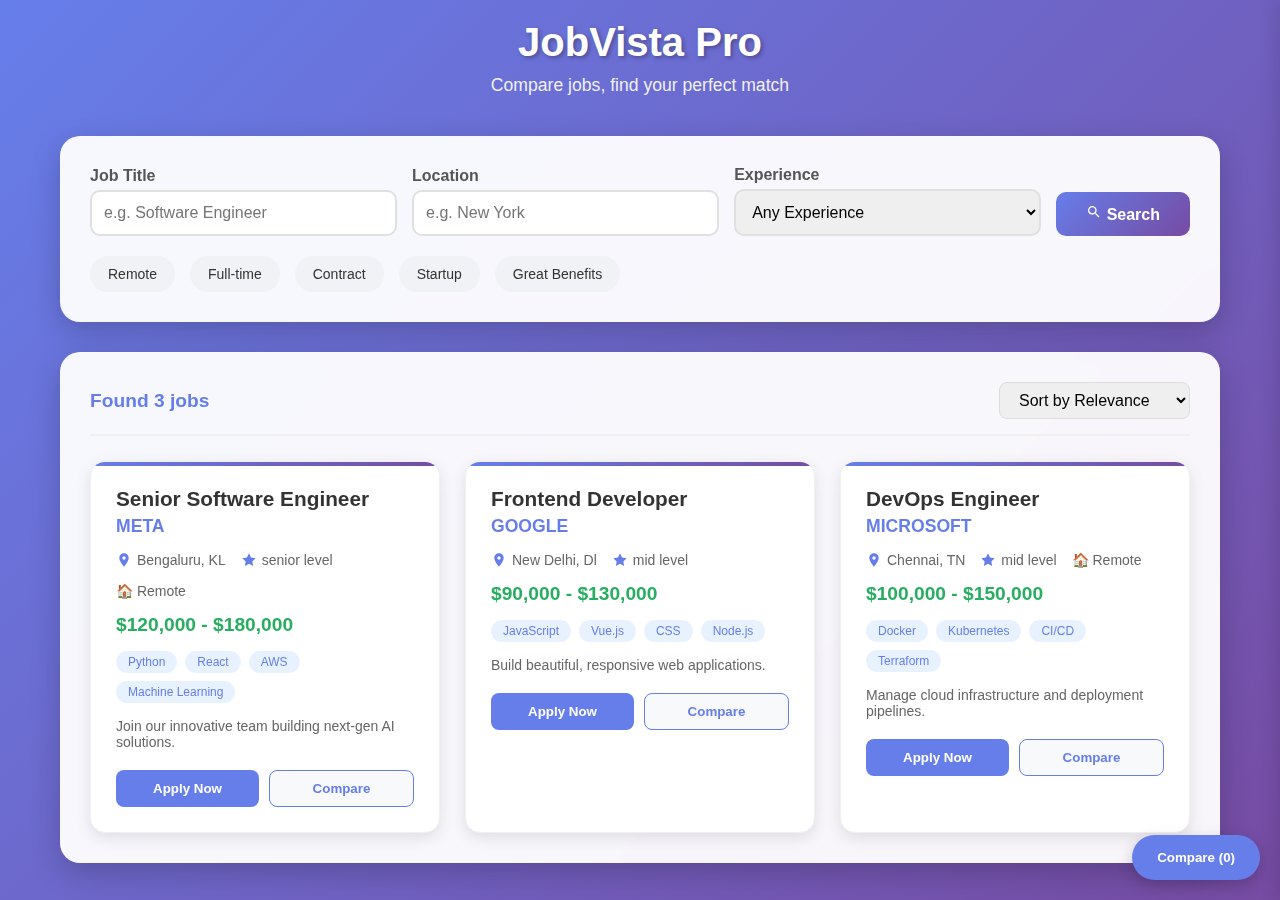
<file: index.html>
<!DOCTYPE html>
<html lang="en">
<head>
    <meta charset="UTF-8">
    <meta name="viewport" content="width=device-width, initial-scale=1.0">
    <title>JobVista Pro - Find Your Perfect Job</title>
    <link rel="stylesheet" href="style.css">
</head>
<body>
    <div class="container">
        <header>
            <div class="logo">JobVista Pro</div>
            <div class="tagline">Compare jobs, find your perfect match</div>
        </header>

        <div class="search-section">
            <div class="search-grid">
                <div class="form-group">
                    <label for="job-title">Job Title</label>
                    <input type="text" id="job-title" placeholder="e.g. Software Engineer">
                </div>
                <div class="form-group">
                    <label for="location">Location</label>
                    <input type="text" id="location" placeholder="e.g. New York">
                </div>
                <div class="form-group">
                    <label for="experience">Experience</label>
                    <select id="experience">
                        <option value="">Any Experience</option>
                        <option value="entry">Entry Level</option>
                        <option value="mid">Mid Level</option>
                        <option value="senior">Senior Level</option>
                        <option value="lead">Lead/Principal</option>
                    </select>
                </div>
                <button class="search-btn" onclick="searchJobs()">
                    <svg width="16" height="16" viewBox="0 0 24 24" fill="currentColor">
                        <path d="M15.5 14h-.79l-.28-.27a6.5 6.5 0 0 0 1.48-5.34c-.47-2.78-2.79-5-5.59-5.34a6.505 6.505 0 0 0-7.27 7.27c.34 2.8 2.56 5.12 5.34 5.59a6.5 6.5 0 0 0 5.34-1.48l.27.28v.79l4.25 4.25c.41.41 1.08.41 1.49 0 .41-.41.41-1.08 0-1.49L15.5 14zm-6 0C7.01 14 5 11.99 5 9.5S7.01 5 9.5 5 14 7.01 14 9.5 11.99 14 9.5 14z"/>
                    </svg>
                    Search
                </button>
            </div>

            <div class="filters">
                <div class="filter-chip" onclick="toggleFilter(this, 'remote')">Remote</div>
                <div class="filter-chip" onclick="toggleFilter(this, 'fulltime')">Full-time</div>
                <div class="filter-chip" onclick="toggleFilter(this, 'contract')">Contract</div>
                <div class="filter-chip" onclick="toggleFilter(this, 'startup')">Startup</div>
                <div class="filter-chip" onclick="toggleFilter(this, 'benefits')">Great Benefits</div>
            </div>
        </div>

        <div class="results-section">
            <div class="results-header">
                <div class="results-count">Found <span id="job-count">0</span> jobs</div>
                <select class="sort-select" id="sort-by" onchange="sortJobs()">
                    <option value="relevance">Sort by Relevance</option>
                    <option value="salary-high">Salary: High to Low</option>
                    <option value="salary-low">Salary: Low to High</option>
                    <option value="date">Most Recent</option>
                    <option value="company">Company A-Z</option>
                </select>
            </div>

            <div class="loading" id="loading">
                <div class="spinner"></div>
                <p>Searching for jobs...</p>
            </div>

            <div class="job-grid" id="job-results">
                <!-- Job cards will be populated here -->
            </div>
        </div>
    </div>

    <button class="compare-btn" onclick="toggleComparison()">
        Compare (<span id="compare-count">0</span>)
    </button>

    <div class="comparison-panel" id="comparison-panel">
        <h3>Job Comparison</h3>
        <div id="comparison-content">
            <p>Select jobs to compare them side by side</p>
        </div>
    </div>

    <script>
        let jobsData = [];
        let selectedJobs = [];
        let activeFilters = [];

        // Sample job data (in real app, this would come from backend)
        const sampleJobs = [
            {
                id: 1,
                title: "Senior Software Engineer",
                company: "META",
                location: "Bengaluru, KL",
                salary: "$120,000 - $180,000",
                experience: "senior",
                type: "fulltime",
                remote: true,
                tags: ["Python", "React", "AWS", "Machine Learning"],
                posted: "2024-08-10",
                description: "Join our innovative team building next-gen AI solutions.",
                benefits: ["Health Insurance", "401k", "Stock Options", "Unlimited PTO"]
            },
            {
                id: 2,
                title: "Frontend Developer",
                company: "GOOGLE",
                location: "New Delhi, Dl",
                salary: "$90,000 - $130,000",
                experience: "mid",
                type: "fulltime",
                remote: false,
                tags: ["JavaScript", "Vue.js", "CSS", "Node.js"],
                posted: "2024-08-12",
                description: "Build beautiful, responsive web applications.",
                benefits: ["Health Insurance", "Flexible Hours", "Learning Budget"]
            },
            {
                id: 3,
                title: "DevOps Engineer",
                company: "MICROSOFT",
                location: "Chennai, TN",
                salary: "$100,000 - $150,000",
                experience: "mid",
                type: "contract",
                remote: true,
                tags: ["Docker", "Kubernetes", "CI/CD", "Terraform"],
                posted: "2024-08-11",
                description: "Manage cloud infrastructure and deployment pipelines.",
                benefits: ["High Hourly Rate", "Flexible Schedule"]
            }
        ];

        function searchJobs() {
            const title = document.getElementById('job-title').value;
            const location = document.getElementById('location').value;
            const experience = document.getElementById('experience').value;
            
            showLoading();
            
            // Simulate API call
            setTimeout(() => {
                jobsData = filterJobs(sampleJobs, title, location, experience);
                displayJobs(jobsData);
                hideLoading();
            }, 1000);
        }

        function filterJobs(jobs, title, location, experience) {
            return jobs.filter(job => {
                const titleMatch = !title || job.title.toLowerCase().includes(title.toLowerCase());
                const locationMatch = !location || job.location.toLowerCase().includes(location.toLowerCase());
                const experienceMatch = !experience || job.experience === experience;
                const filtersMatch = activeFilters.every(filter => 
                    job[filter] === true || job.tags.some(tag => tag.toLowerCase().includes(filter))
                );
                
                return titleMatch && locationMatch && experienceMatch && filtersMatch;
            });
        }

        function displayJobs(jobs) {
            const container = document.getElementById('job-results');
            const countElement = document.getElementById('job-count');
            
            countElement.textContent = jobs.length;
            
            if (jobs.length === 0) {
                container.innerHTML = '<p style="text-align: center; padding: 40px; color: #666;">No jobs found. Try adjusting your search criteria.</p>';
                return;
            }
            
            container.innerHTML = jobs.map(job => createJobCard(job)).join('');
        }

        function createJobCard(job) {
            const isSelected = selectedJobs.some(j => j.id === job.id);
            return `
                <div class="job-card" data-job-id="${job.id}">
                    <div class="job-header">
                        <div>
                            <div class="job-title">${job.title}</div>
                            <div class="company-name">${job.company}</div>
                        </div>
                    </div>
                    
                    <div class="job-meta">
                        <div class="meta-item">
                            <svg class="meta-icon" viewBox="0 0 24 24" fill="currentColor">
                                <path d="M12 2C8.13 2 5 5.13 5 9c0 5.25 7 13 7 13s7-7.75 7-13c0-3.87-3.13-7-7-7zm0 9.5c-1.38 0-2.5-1.12-2.5-2.5s1.12-2.5 2.5-2.5 2.5 1.12 2.5 2.5-1.12 2.5-2.5 2.5z"/>
                            </svg>
                            ${job.location}
                        </div>
                        <div class="meta-item">
                            <svg class="meta-icon" viewBox="0 0 24 24" fill="currentColor">
                                <path d="M12 2l3.09 6.26L22 9.27l-5 4.87 1.18 6.88L12 17.77l-6.18 3.25L7 14.14 2 9.27l6.91-1.01L12 2z"/>
                            </svg>
                            ${job.experience} level
                        </div>
                        ${job.remote ? '<div class="meta-item">🏠 Remote</div>' : ''}
                    </div>
                    
                    <div class="salary">${job.salary}</div>
                    
                    <div class="job-tags">
                        ${job.tags.map(tag => `<span class="tag">${tag}</span>`).join('')}
                    </div>
                    
                    <p style="color: #666; font-size: 14px; margin: 10px 0;">${job.description}</p>
                    
                    <div class="job-actions">
                        <button class="btn btn-primary" onclick="applyJob(${job.id})">Apply Now</button>
                        <button class="btn btn-secondary ${isSelected ? 'active' : ''}" onclick="toggleJobSelection(${job.id})">
                            ${isSelected ? 'Remove from Compare' : 'Compare'}
                        </button>
                    </div>
                </div>
            `;
        }

        function toggleFilter(element, filter) {
            element.classList.toggle('active');
            
            if (activeFilters.includes(filter)) {
                activeFilters = activeFilters.filter(f => f !== filter);
            } else {
                activeFilters.push(filter);
            }
            
            // Re-search with new filters
            if (jobsData.length > 0) {
                searchJobs();
            }
        }

        function toggleJobSelection(jobId) {
            const job = sampleJobs.find(j => j.id === jobId);
            const existingIndex = selectedJobs.findIndex(j => j.id === jobId);
            
            if (existingIndex > -1) {
                selectedJobs.splice(existingIndex, 1);
            } else {
                if (selectedJobs.length < 3) {
                    selectedJobs.push(job);
                } else {
                    alert('You can compare up to 3 jobs at a time.');
                    return;
                }
            }
            
            updateCompareButton();
            displayJobs(jobsData); // Refresh to update button states
        }

        function updateCompareButton() {
            document.getElementById('compare-count').textContent = selectedJobs.length;
        }

        function toggleComparison() {
            const panel = document.getElementById('comparison-panel');
            panel.classList.toggle('active');
            
            if (panel.classList.contains('active')) {
                displayComparison();
            }
        }

        function displayComparison() {
            const content = document.getElementById('comparison-content');
            
            if (selectedJobs.length === 0) {
                content.innerHTML = '<p>Select jobs to compare them side by side</p>';
                return;
            }
            
            content.innerHTML = `
                <div style="margin-bottom: 20px;">
                    ${selectedJobs.map(job => `
                        <div style="border: 1px solid #ddd; border-radius: 8px; padding: 15px; margin-bottom: 15px;">
                            <h4>${job.title}</h4>
                            <p><strong>${job.company}</strong></p>
                            <p><strong>Salary:</strong> ${job.salary}</p>
                            <p><strong>Location:</strong> ${job.location}</p>
                            <p><strong>Experience:</strong> ${job.experience}</p>
                            <p><strong>Remote:</strong> ${job.remote ? 'Yes' : 'No'}</p>
                            <p><strong>Skills:</strong> ${job.tags.join(', ')}</p>
                            <button onclick="removeFromComparison(${job.id})" style="margin-top: 10px; padding: 5px 10px; background: #ff4757; color: white; border: none; border-radius: 4px;">Remove</button>
                        </div>
                    `).join('')}
                </div>
            `;
        }

        function removeFromComparison(jobId) {
            selectedJobs = selectedJobs.filter(j => j.id !== jobId);
            updateCompareButton();
            displayComparison();
            displayJobs(jobsData); // Refresh job cards
        }

        function sortJobs() {
            const sortBy = document.getElementById('sort-by').value;
            
            jobsData.sort((a, b) => {
                switch(sortBy) {
                    case 'salary-high':
                        return parseInt(b.salary.replace(/[^0-9]/g, '')) - parseInt(a.salary.replace(/[^0-9]/g, ''));
                    case 'salary-low':
                        return parseInt(a.salary.replace(/[^0-9]/g, '')) - parseInt(b.salary.replace(/[^0-9]/g, ''));
                    case 'date':
                        return new Date(b.posted) - new Date(a.posted);
                    case 'company':
                        return a.company.localeCompare(b.company);
                    default:
                        return 0;
                }
            });
            
            displayJobs(jobsData);
        }

        function applyJob(jobId) {
            alert(`Redirecting to application page for job ID: ${jobId}`);
        }

        function showLoading() {
            document.getElementById('loading').style.display = 'block';
            document.getElementById('job-results').style.display = 'none';
        }

        function hideLoading() {
            document.getElementById('loading').style.display = 'none';
            document.getElementById('job-results').style.display = 'grid';
        }

        // Initialize with sample data
        window.addEventListener('load', () => {
            jobsData = sampleJobs;
            displayJobs(jobsData);
        });
    </script>
</body>
</html>
</file>
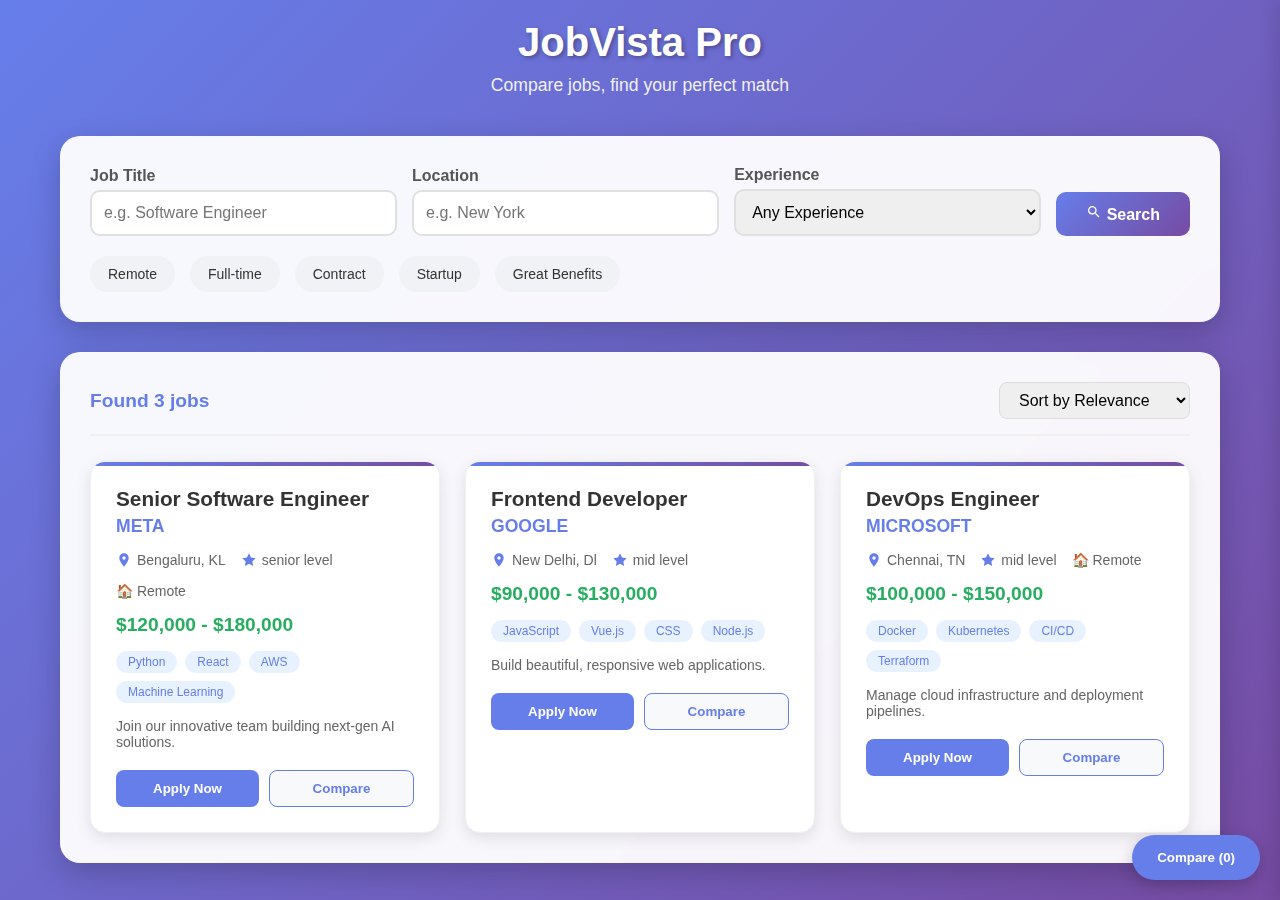
<file: frontend.html>
<!DOCTYPE html>
<html lang="en">
<head>
    <meta charset="UTF-8">
    <meta name="viewport" content="width=device-width, initial-scale=1.0">
    <title>JobVista Pro - Find Your Perfect Job</title>
    <link rel="stylesheet" href="style.css">
</head>
<body>
    <div class="container">
        <header>
            <div class="logo">JobVista Pro</div>
            <div class="tagline">Compare jobs, find your perfect match</div>
        </header>

        <div class="search-section">
            <div class="search-grid">
                <div class="form-group">
                    <label for="job-title">Job Title</label>
                    <input type="text" id="job-title" placeholder="e.g. Software Engineer">
                </div>
                <div class="form-group">
                    <label for="location">Location</label>
                    <input type="text" id="location" placeholder="e.g. New York">
                </div>
                <div class="form-group">
                    <label for="experience">Experience</label>
                    <select id="experience">
                        <option value="">Any Experience</option>
                        <option value="entry">Entry Level</option>
                        <option value="mid">Mid Level</option>
                        <option value="senior">Senior Level</option>
                        <option value="lead">Lead/Principal</option>
                    </select>
                </div>
                <button class="search-btn" onclick="searchJobs()">
                    <svg width="16" height="16" viewBox="0 0 24 24" fill="currentColor">
                        <path d="M15.5 14h-.79l-.28-.27a6.5 6.5 0 0 0 1.48-5.34c-.47-2.78-2.79-5-5.59-5.34a6.505 6.505 0 0 0-7.27 7.27c.34 2.8 2.56 5.12 5.34 5.59a6.5 6.5 0 0 0 5.34-1.48l.27.28v.79l4.25 4.25c.41.41 1.08.41 1.49 0 .41-.41.41-1.08 0-1.49L15.5 14zm-6 0C7.01 14 5 11.99 5 9.5S7.01 5 9.5 5 14 7.01 14 9.5 11.99 14 9.5 14z"/>
                    </svg>
                    Search
                </button>
            </div>

            <div class="filters">
                <div class="filter-chip" onclick="toggleFilter(this, 'remote')">Remote</div>
                <div class="filter-chip" onclick="toggleFilter(this, 'fulltime')">Full-time</div>
                <div class="filter-chip" onclick="toggleFilter(this, 'contract')">Contract</div>
                <div class="filter-chip" onclick="toggleFilter(this, 'startup')">Startup</div>
                <div class="filter-chip" onclick="toggleFilter(this, 'benefits')">Great Benefits</div>
            </div>
        </div>

        <div class="results-section">
            <div class="results-header">
                <div class="results-count">Found <span id="job-count">0</span> jobs</div>
                <select class="sort-select" id="sort-by" onchange="sortJobs()">
                    <option value="relevance">Sort by Relevance</option>
                    <option value="salary-high">Salary: High to Low</option>
                    <option value="salary-low">Salary: Low to High</option>
                    <option value="date">Most Recent</option>
                    <option value="company">Company A-Z</option>
                </select>
            </div>

            <div class="loading" id="loading">
                <div class="spinner"></div>
                <p>Searching for jobs...</p>
            </div>

            <div class="job-grid" id="job-results">
                <!-- Job cards will be populated here -->
            </div>
        </div>
    </div>

    <button class="compare-btn" onclick="toggleComparison()">
        Compare (<span id="compare-count">0</span>)
    </button>

    <div class="comparison-panel" id="comparison-panel">
        <h3>Job Comparison</h3>
        <div id="comparison-content">
            <p>Select jobs to compare them side by side</p>
        </div>
    </div>

    <script>
        let jobsData = [];
        let selectedJobs = [];
        let activeFilters = [];

        // Sample job data (in real app, this would come from backend)
        const sampleJobs = [
            {
                id: 1,
                title: "Senior Software Engineer",
                company: "META",
                location: "Bengaluru, KL",
                salary: "$120,000 - $180,000",
                experience: "senior",
                type: "fulltime",
                remote: true,
                tags: ["Python", "React", "AWS", "Machine Learning"],
                posted: "2024-08-10",
                description: "Join our innovative team building next-gen AI solutions.",
                benefits: ["Health Insurance", "401k", "Stock Options", "Unlimited PTO"]
            },
            {
                id: 2,
                title: "Frontend Developer",
                company: "GOOGLE",
                location: "New Delhi, Dl",
                salary: "$90,000 - $130,000",
                experience: "mid",
                type: "fulltime",
                remote: false,
                tags: ["JavaScript", "Vue.js", "CSS", "Node.js"],
                posted: "2024-08-12",
                description: "Build beautiful, responsive web applications.",
                benefits: ["Health Insurance", "Flexible Hours", "Learning Budget"]
            },
            {
                id: 3,
                title: "DevOps Engineer",
                company: "MICROSOFT",
                location: "Chennai, TN",
                salary: "$100,000 - $150,000",
                experience: "mid",
                type: "contract",
                remote: true,
                tags: ["Docker", "Kubernetes", "CI/CD", "Terraform"],
                posted: "2024-08-11",
                description: "Manage cloud infrastructure and deployment pipelines.",
                benefits: ["High Hourly Rate", "Flexible Schedule"]
            }
        ];

        function searchJobs() {
            const title = document.getElementById('job-title').value;
            const location = document.getElementById('location').value;
            const experience = document.getElementById('experience').value;
            
            showLoading();
            
            // Simulate API call
            setTimeout(() => {
                jobsData = filterJobs(sampleJobs, title, location, experience);
                displayJobs(jobsData);
                hideLoading();
            }, 1000);
        }

        function filterJobs(jobs, title, location, experience) {
            return jobs.filter(job => {
                const titleMatch = !title || job.title.toLowerCase().includes(title.toLowerCase());
                const locationMatch = !location || job.location.toLowerCase().includes(location.toLowerCase());
                const experienceMatch = !experience || job.experience === experience;
                const filtersMatch = activeFilters.every(filter => 
                    job[filter] === true || job.tags.some(tag => tag.toLowerCase().includes(filter))
                );
                
                return titleMatch && locationMatch && experienceMatch && filtersMatch;
            });
        }

        function displayJobs(jobs) {
            const container = document.getElementById('job-results');
            const countElement = document.getElementById('job-count');
            
            countElement.textContent = jobs.length;
            
            if (jobs.length === 0) {
                container.innerHTML = '<p style="text-align: center; padding: 40px; color: #666;">No jobs found. Try adjusting your search criteria.</p>';
                return;
            }
            
            container.innerHTML = jobs.map(job => createJobCard(job)).join('');
        }

        function createJobCard(job) {
            const isSelected = selectedJobs.some(j => j.id === job.id);
            return `
                <div class="job-card" data-job-id="${job.id}">
                    <div class="job-header">
                        <div>
                            <div class="job-title">${job.title}</div>
                            <div class="company-name">${job.company}</div>
                        </div>
                    </div>
                    
                    <div class="job-meta">
                        <div class="meta-item">
                            <svg class="meta-icon" viewBox="0 0 24 24" fill="currentColor">
                                <path d="M12 2C8.13 2 5 5.13 5 9c0 5.25 7 13 7 13s7-7.75 7-13c0-3.87-3.13-7-7-7zm0 9.5c-1.38 0-2.5-1.12-2.5-2.5s1.12-2.5 2.5-2.5 2.5 1.12 2.5 2.5-1.12 2.5-2.5 2.5z"/>
                            </svg>
                            ${job.location}
                        </div>
                        <div class="meta-item">
                            <svg class="meta-icon" viewBox="0 0 24 24" fill="currentColor">
                                <path d="M12 2l3.09 6.26L22 9.27l-5 4.87 1.18 6.88L12 17.77l-6.18 3.25L7 14.14 2 9.27l6.91-1.01L12 2z"/>
                            </svg>
                            ${job.experience} level
                        </div>
                        ${job.remote ? '<div class="meta-item">🏠 Remote</div>' : ''}
                    </div>
                    
                    <div class="salary">${job.salary}</div>
                    
                    <div class="job-tags">
                        ${job.tags.map(tag => `<span class="tag">${tag}</span>`).join('')}
                    </div>
                    
                    <p style="color: #666; font-size: 14px; margin: 10px 0;">${job.description}</p>
                    
                    <div class="job-actions">
                        <button class="btn btn-primary" onclick="applyJob(${job.id})">Apply Now</button>
                        <button class="btn btn-secondary ${isSelected ? 'active' : ''}" onclick="toggleJobSelection(${job.id})">
                            ${isSelected ? 'Remove from Compare' : 'Compare'}
                        </button>
                    </div>
                </div>
            `;
        }

        function toggleFilter(element, filter) {
            element.classList.toggle('active');
            
            if (activeFilters.includes(filter)) {
                activeFilters = activeFilters.filter(f => f !== filter);
            } else {
                activeFilters.push(filter);
            }
            
            // Re-search with new filters
            if (jobsData.length > 0) {
                searchJobs();
            }
        }

        function toggleJobSelection(jobId) {
            const job = sampleJobs.find(j => j.id === jobId);
            const existingIndex = selectedJobs.findIndex(j => j.id === jobId);
            
            if (existingIndex > -1) {
                selectedJobs.splice(existingIndex, 1);
            } else {
                if (selectedJobs.length < 3) {
                    selectedJobs.push(job);
                } else {
                    alert('You can compare up to 3 jobs at a time.');
                    return;
                }
            }
            
            updateCompareButton();
            displayJobs(jobsData); // Refresh to update button states
        }

        function updateCompareButton() {
            document.getElementById('compare-count').textContent = selectedJobs.length;
        }

        function toggleComparison() {
            const panel = document.getElementById('comparison-panel');
            panel.classList.toggle('active');
            
            if (panel.classList.contains('active')) {
                displayComparison();
            }
        }

        function displayComparison() {
            const content = document.getElementById('comparison-content');
            
            if (selectedJobs.length === 0) {
                content.innerHTML = '<p>Select jobs to compare them side by side</p>';
                return;
            }
            
            content.innerHTML = `
                <div style="margin-bottom: 20px;">
                    ${selectedJobs.map(job => `
                        <div style="border: 1px solid #ddd; border-radius: 8px; padding: 15px; margin-bottom: 15px;">
                            <h4>${job.title}</h4>
                            <p><strong>${job.company}</strong></p>
                            <p><strong>Salary:</strong> ${job.salary}</p>
                            <p><strong>Location:</strong> ${job.location}</p>
                            <p><strong>Experience:</strong> ${job.experience}</p>
                            <p><strong>Remote:</strong> ${job.remote ? 'Yes' : 'No'}</p>
                            <p><strong>Skills:</strong> ${job.tags.join(', ')}</p>
                            <button onclick="removeFromComparison(${job.id})" style="margin-top: 10px; padding: 5px 10px; background: #ff4757; color: white; border: none; border-radius: 4px;">Remove</button>
                        </div>
                    `).join('')}
                </div>
            `;
        }

        function removeFromComparison(jobId) {
            selectedJobs = selectedJobs.filter(j => j.id !== jobId);
            updateCompareButton();
            displayComparison();
            displayJobs(jobsData); // Refresh job cards
        }

        function sortJobs() {
            const sortBy = document.getElementById('sort-by').value;
            
            jobsData.sort((a, b) => {
                switch(sortBy) {
                    case 'salary-high':
                        return parseInt(b.salary.replace(/[^0-9]/g, '')) - parseInt(a.salary.replace(/[^0-9]/g, ''));
                    case 'salary-low':
                        return parseInt(a.salary.replace(/[^0-9]/g, '')) - parseInt(b.salary.replace(/[^0-9]/g, ''));
                    case 'date':
                        return new Date(b.posted) - new Date(a.posted);
                    case 'company':
                        return a.company.localeCompare(b.company);
                    default:
                        return 0;
                }
            });
            
            displayJobs(jobsData);
        }

        function applyJob(jobId) {
            alert(`Redirecting to application page for job ID: ${jobId}`);
        }

        function showLoading() {
            document.getElementById('loading').style.display = 'block';
            document.getElementById('job-results').style.display = 'none';
        }

        function hideLoading() {
            document.getElementById('loading').style.display = 'none';
            document.getElementById('job-results').style.display = 'grid';
        }

        // Initialize with sample data
        window.addEventListener('load', () => {
            jobsData = sampleJobs;
            displayJobs(jobsData);
        });
    </script>
</body>
</html>
</file>
<file: style.css>
* {
            margin: 0;
            padding: 0;
            box-sizing: border-box;
        }

        body {
            font-family: 'Segoe UI', Tahoma, Geneva, Verdana, sans-serif;
            background: linear-gradient(135deg, #667eea 0%, #764ba2 100%);
            min-height: 100vh;
            color: #333;
        }

        .container {
            max-width: 1200px;
            margin: 0 auto;
            padding: 20px;
        }

        header {
            text-align: center;
            margin-bottom: 40px;
            color: white;
        }

        .logo {
            font-size: 2.5rem;
            font-weight: bold;
            margin-bottom: 10px;
            text-shadow: 2px 2px 4px rgba(0,0,0,0.3);
        }

        .tagline {
            font-size: 1.1rem;
            opacity: 0.9;
        }

        .search-section {
            background: rgba(255, 255, 255, 0.95);
            border-radius: 20px;
            padding: 30px;
            margin-bottom: 30px;
            box-shadow: 0 10px 30px rgba(0,0,0,0.2);
            backdrop-filter: blur(10px);
        }

        .search-grid {
            display: grid;
            grid-template-columns: 1fr 1fr 1fr auto;
            gap: 15px;
            align-items: end;
        }

        .form-group {
            display: flex;
            flex-direction: column;
        }

        label {
            margin-bottom: 5px;
            font-weight: 600;
            color: #555;
        }

        input, select {
            padding: 12px;
            border: 2px solid #e0e0e0;
            border-radius: 10px;
            font-size: 16px;
            transition: all 0.3s ease;
        }

        input:focus, select:focus {
            outline: none;
            border-color: #667eea;
            box-shadow: 0 0 0 3px rgba(102, 126, 234, 0.1);
        }

        .search-btn {
            padding: 12px 30px;
            background: linear-gradient(135deg, #667eea 0%, #764ba2 100%);
            color: white;
            border: none;
            border-radius: 10px;
            font-size: 16px;
            font-weight: 600;
            cursor: pointer;
            transition: transform 0.2s ease;
            height: fit-content;
        }

        .search-btn:hover {
            transform: translateY(-2px);
            box-shadow: 0 5px 15px rgba(0,0,0,0.2);
        }

        .filters {
            margin-top: 20px;
            display: flex;
            gap: 15px;
            flex-wrap: wrap;
        }

        .filter-chip {
            padding: 8px 16px;
            background: #f0f2f5;
            border-radius: 20px;
            font-size: 14px;
            cursor: pointer;
            transition: all 0.3s ease;
            border: 2px solid transparent;
        }

        .filter-chip:hover, .filter-chip.active {
            background: #667eea;
            color: white;
            transform: translateY(-2px);
        }

        .results-section {
            background: rgba(255, 255, 255, 0.95);
            border-radius: 20px;
            padding: 30px;
            box-shadow: 0 10px 30px rgba(0,0,0,0.2);
            backdrop-filter: blur(10px);
        }

        .results-header {
            display: flex;
            justify-content: space-between;
            align-items: center;
            margin-bottom: 25px;
            padding-bottom: 15px;
            border-bottom: 2px solid #f0f0f0;
        }

        .results-count {
            font-size: 1.2rem;
            font-weight: 600;
            color: #667eea;
        }

        .sort-select {
            padding: 8px 15px;
            border-radius: 8px;
            border: 1px solid #ddd;
        }

        .job-grid {
            display: grid;
            grid-template-columns: repeat(auto-fit, minmax(350px, 1fr));
            gap: 25px;
        }

        .job-card {
            background: white;
            border-radius: 15px;
            padding: 25px;
            box-shadow: 0 5px 15px rgba(0,0,0,0.1);
            transition: all 0.3s ease;
            border: 1px solid #f0f0f0;
            position: relative;
            overflow: hidden;
        }

        .job-card::before {
            content: '';
            position: absolute;
            top: 0;
            left: 0;
            right: 0;
            height: 4px;
            background: linear-gradient(135deg, #667eea 0%, #764ba2 100%);
        }

        .job-card:hover {
            transform: translateY(-5px);
            box-shadow: 0 15px 35px rgba(0,0,0,0.15);
        }

        .job-header {
            display: flex;
            justify-content: space-between;
            align-items: flex-start;
            margin-bottom: 15px;
        }

        .job-title {
            font-size: 1.3rem;
            font-weight: 700;
            color: #333;
            margin-bottom: 5px;
        }

        .company-name {
            color: #667eea;
            font-weight: 600;
            font-size: 1.1rem;
        }

        .job-meta {
            display: flex;
            gap: 15px;
            margin: 15px 0;
            flex-wrap: wrap;
        }

        .meta-item {
            display: flex;
            align-items: center;
            gap: 5px;
            color: #666;
            font-size: 14px;
        }

        .meta-icon {
            width: 16px;
            height: 16px;
            fill: #667eea;
        }

        .salary {
            font-size: 1.2rem;
            font-weight: 700;
            color: #27ae60;
            margin: 15px 0;
        }

        .job-tags {
            display: flex;
            gap: 8px;
            margin: 15px 0;
            flex-wrap: wrap;
        }

        .tag {
            padding: 4px 12px;
            background: #e8f2ff;
            color: #667eea;
            border-radius: 12px;
            font-size: 12px;
            font-weight: 500;
        }

        .job-actions {
            display: flex;
            gap: 10px;
            margin-top: 20px;
        }

        .btn {
            padding: 10px 20px;
            border: none;
            border-radius: 8px;
            cursor: pointer;
            font-weight: 600;
            transition: all 0.3s ease;
            flex: 1;
        }

        .btn-primary {
            background: #667eea;
            color: white;
        }

        .btn-secondary {
            background: #f8f9fa;
            color: #667eea;
            border: 1px solid #667eea;
        }

        .btn:hover {
            transform: translateY(-2px);
        }

        .loading {
            display: none;
            text-align: center;
            padding: 40px;
        }

        .spinner {
            width: 40px;
            height: 40px;
            border: 4px solid #f3f3f3;
            border-top: 4px solid #667eea;
            border-radius: 50%;
            animation: spin 1s linear infinite;
            margin: 0 auto 20px;
        }

        @keyframes spin {
            0% { transform: rotate(0deg); }
            100% { transform: rotate(360deg); }
        }

        .comparison-panel {
            position: fixed;
            right: -400px;
            top: 0;
            width: 400px;
            height: 100vh;
            background: white;
            box-shadow: -5px 0 15px rgba(0,0,0,0.1);
            transition: right 0.3s ease;
            padding: 20px;
            overflow-y: auto;
            z-index: 1000;
        }

        .comparison-panel.active {
            right: 0;
        }

        .compare-btn {
            position: fixed;
            right: 20px;
            bottom: 20px;
            background: #667eea;
            color: white;
            border: none;
            border-radius: 50px;
            padding: 15px 25px;
            font-weight: 600;
            cursor: pointer;
            box-shadow: 0 5px 15px rgba(0,0,0,0.2);
            transition: all 0.3s ease;
        }

        .compare-btn:hover {
            transform: translateY(-3px);
        }

        @media (max-width: 768px) {
            .search-grid {
                grid-template-columns: 1fr;
            }
            
            .job-grid {
                grid-template-columns: 1fr;
            }
            
            .comparison-panel {
                width: 100%;
                right: -100%;
            }
        }
</file>
